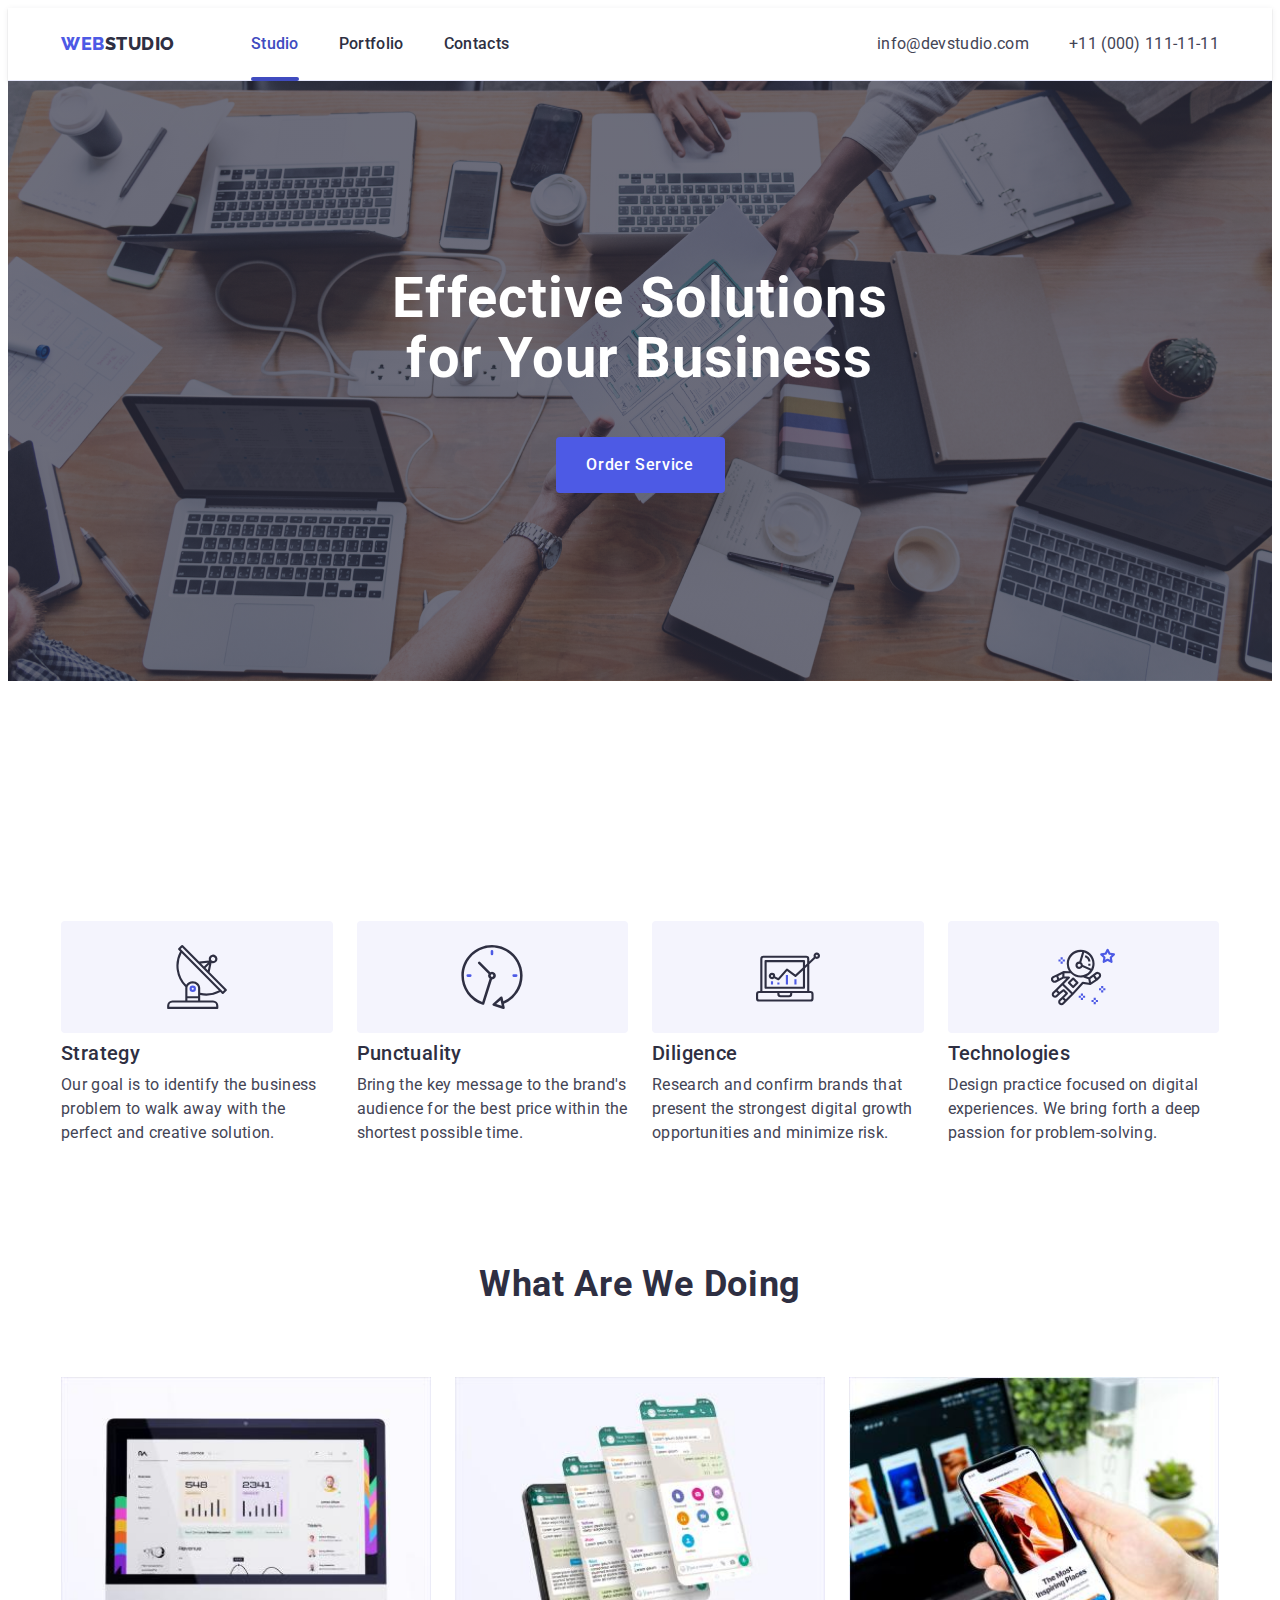
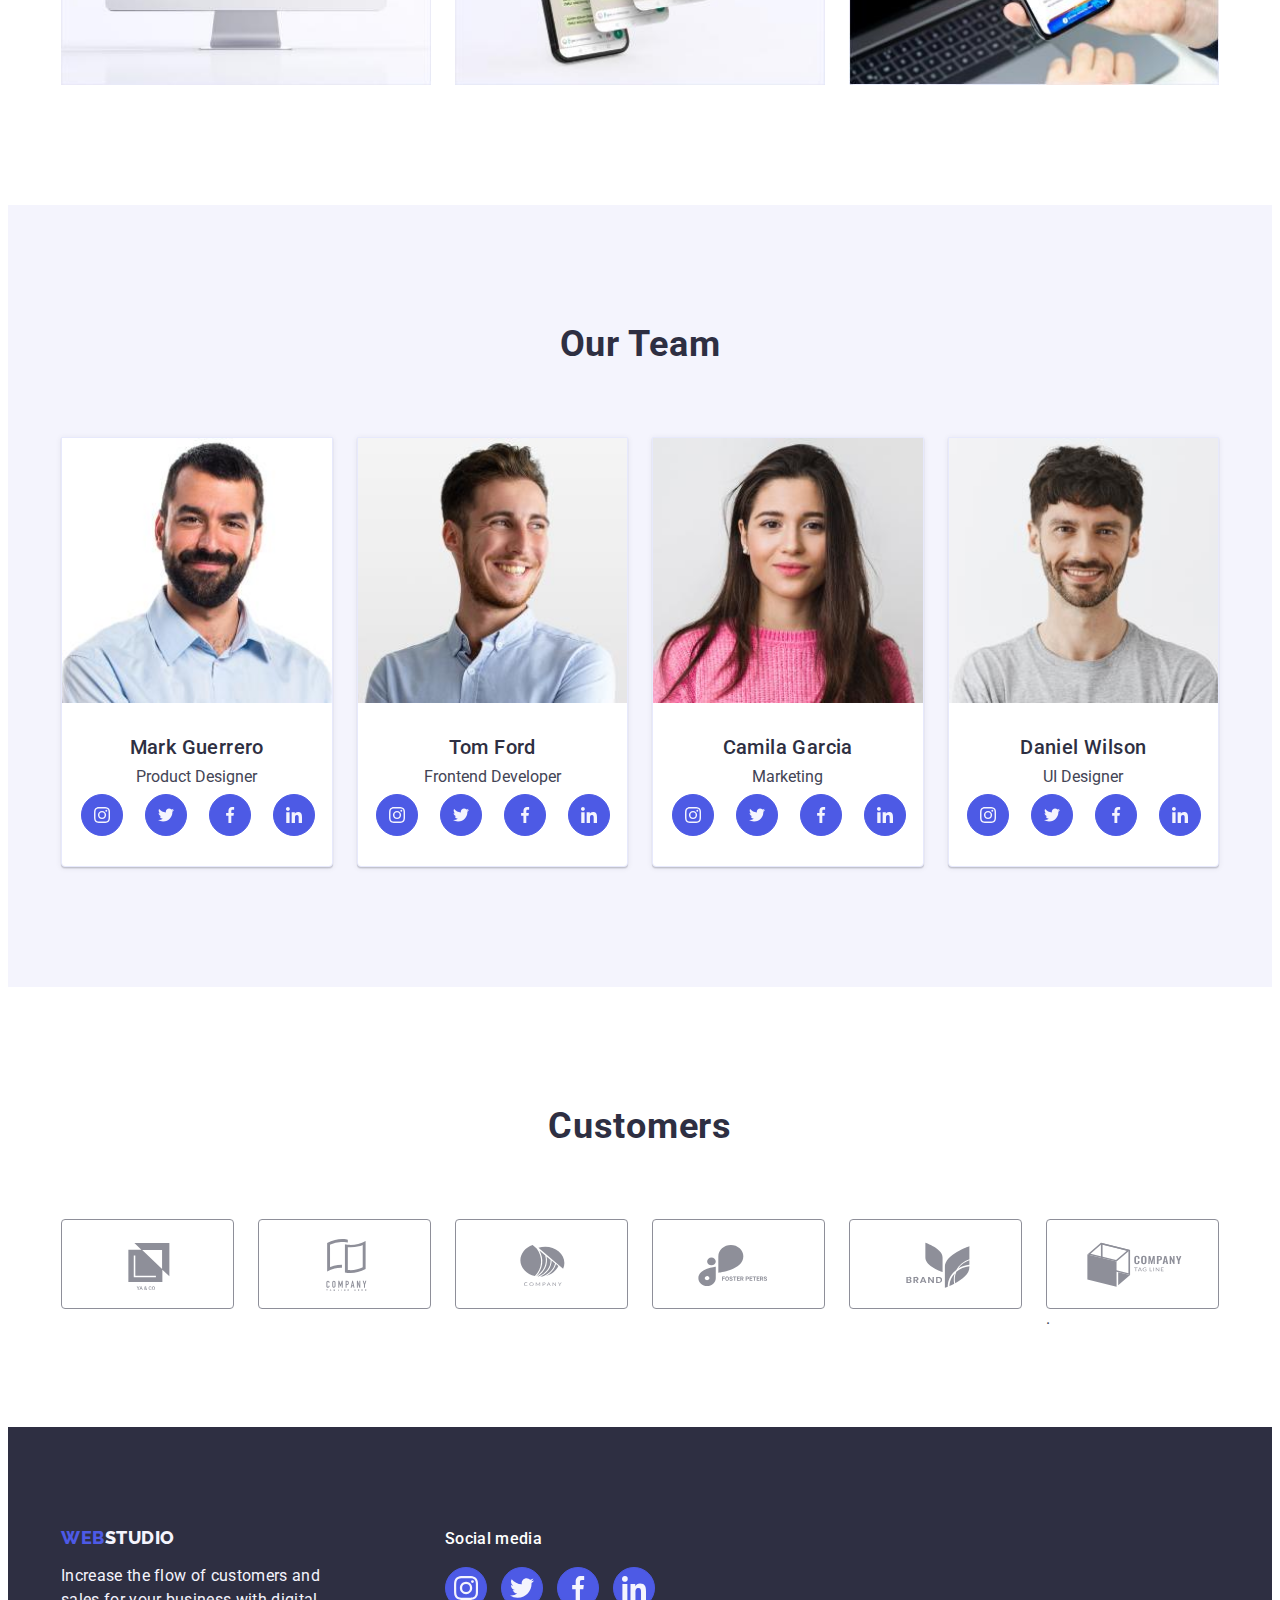
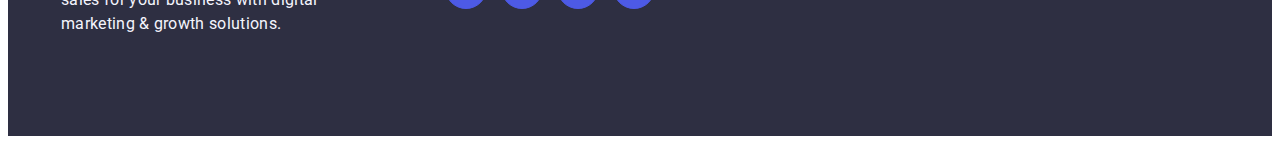
<file: index.html>
<!DOCTYPE html>
<html lang="en">
  <head>
    <meta charset="UTF-8" />
    <meta name="viewport" content="width=device-width, initial-scale=1.0" />
    <title>WebStudio</title>

    <link rel="preconnect" href="https://fonts.googleapis.com" />
    <link rel="preconnect" href="https://fonts.gstatic.com" crossorigin />
    <link
      href="https://fonts.googleapis.com/css2?family=Raleway:wght@800&family=Roboto:wght@400;500;700&display=swap"
      rel="stylesheet"
    />
    <link
      rel="stylesheet"
      href="https://cdnjs.cloudflare.com/ajax/libs/modern-normalize/2.0.0/modern-normalize.min.css"
      integrity="sha512-4xo8blKMVCiXpTaLzQSLSw3KFOVPWhm/TRtuPVc4WG6kUgjH6J03IBuG7JZPkcWMxJ5huwaBpOpnwYElP/m6wg=="
      crossorigin="anonymous"
      referrerpolicy="no-referrer"
    />

    <link rel="stylesheet" href="./css/styles.css" />
  </head>
  <body>
    <header class="header">
      <div class="container nav-header">
        <nav class="navigation-list list">
          <a class="logo-link link" href="./index.html"
            >web<span class="studio-head">Studio</span></a
          >
          <ul class="header-list list">
            <li class="header-item">
              <a class="adress-link current link" href="./index.html">Studio</a>
            </li>
            <li class="header-item">
              <a class="adress-link link" href="./portfolio.html">Portfolio</a>
            </li>
            <li class="header-item">
              <a class="adress-link link" href="">Contacts</a>
            </li>
          </ul>
        </nav>
        <address class="contacts">
          <ul class="contacts-list list">
            <li class="contacts-item">
              <a class="contacts-link link" href="mailto:info@devstudio.com"
                >info@devstudio.com</a
              >
            </li>
            <li class="contacts-item">
              <a class="contacts-link link" href="tel:+110001111111"
                >+11 (000) 111-11-11</a
              >
            </li>
          </ul>
        </address>
      </div>
    </header>
    <main>
      <!--Section 1-->
      <section class="head-title">
        <div class="container">
          <h1 class="head-text">Effective Solutions for Your Business</h1>
          <button class="head-btn" type="button" data-modal-open>
            Order Service
          </button>
        </div>
      </section>
      <!--Section 2-->
      <section class="advantages-section-list">
        <div class="container advant-container">
          <h2 class="visualy-hidden">Advantages</h2>
          <ul class="advantages-list list">
            <li class="advantages-item">
              <div class="advant-icon-container">
                <svg class="advant-icon" width="64" height="64">
                  <use href="./images/icon.svg#icon-antenna"></use>
                </svg>
              </div>
              <h3 class="advantages-title">Strategy</h3>
              <p class="advantages-subtitle">
                Our goal is to identify the business problem to walk away with
                the perfect and creative solution.
              </p>
            </li>
            <li class="advantages-item">
              <div class="advant-icon-container">
                <svg class="advant-icon" width="64" height="64">
                  <use href="./images/icon.svg#icon-clock"></use>
                </svg>
              </div>
              <h3 class="advantages-title">Punctuality</h3>
              <p class="advantages-subtitle">
                Bring the key message to the brand's audience for the best price
                within the shortest possible time.
              </p>
            </li>
            <li class="advantages-item">
              <div class="advant-icon-container">
                <svg class="advant-icon" width="64" height="64">
                  <use href="./images/icon.svg#icon-diagram"></use>
                </svg>
              </div>
              <h3 class="advantages-title">Diligence</h3>
              <p class="advantages-subtitle">
                Research and confirm brands that present the strongest digital
                growth opportunities and minimize risk.
              </p>
            </li>
            <li class="advantages-item">
              <div class="advant-icon-container">
                <svg class="advant-icon" width="64" height="64">
                  <use href="./images/icon.svg#icon-astronaut"></use>
                </svg>
              </div>
              <h3 class="advantages-title">Technologies</h3>
              <p class="advantages-subtitle">
                Design practice focused on digital experiences. We bring forth a
                deep passion for problem-solving.
              </p>
            </li>
          </ul>
        </div>
      </section>
      <!--Section 3-->
      <section class="doing-section">
        <div class="work-container container">
          <h2 class="doing-head">What are we doing</h2>
          <ul class="doing-list list">
            <li class="doing-item">
              <img src="./images/computer.jpg" alt="Computer" width="360" />
            </li>
            <li class="doing-item">
              <img src="./images/phone.jpg" alt="Phones" width="360" />
            </li>
            <li class="doing-item">
              <img
                src="./images/phone-note.jpg"
                alt="Phone-and-notebook"
                width="360"
              />
            </li>
          </ul>
        </div>
      </section>
      <!--Section 4-->
      <section class="secttion-team">
        <div class="container">
          <h2 class="team-head">Our Team</h2>
          <ul class="team-list list">
            <li class="team-item">
              <img src="./images/mark.jpg" alt="Mark Guerrero" width="264" />
              <div class="team-container">
                <h3 class="team-title">Mark Guerrero</h3>
                <p class="item-team-text">Product Designer</p>

                <ul class="team-link-list">
                  <li class="team-link-item list">
                    <a class="team-link link" href="">
                      <svg class="team-icon" width="16" height="16">
                        <use href="./images/icon.svg#icon-instagram"></use>
                      </svg>
                    </a>
                  </li>
                  <li class="team-link-item list">
                    <a class="team-link link" href="">
                      <svg class="team-icon" width="16" height="16">
                        <use href="./images/icon.svg#icon-twitter"></use>
                      </svg>
                    </a>
                  </li>
                  <li class="team-link-item list">
                    <a class="team-link link" href="">
                      <svg class="team-icon" width="16" height="16">
                        <use href="./images/icon.svg#icon-facebook"></use>
                      </svg>
                    </a>
                  </li>
                  <li class="team-link-item list">
                    <a class="team-link link" href="">
                      <svg class="team-icon" width="16" height="16">
                        <use href="./images/icon.svg#icon-linkedin"></use>
                      </svg>
                    </a>
                  </li>
                </ul>
              </div>
            </li>
            <li class="team-item">
              <img src="./images/tom.jpg" alt="Tom Ford" width="264" />
              <div class="team-container">
                <h3 class="team-title">Tom Ford</h3>
                <p class="item-team-text">Frontend Developer</p>

                <ul class="team-link-list">
                  <li class="team-link-item list">
                    <a class="team-link link" href="">
                      <svg class="team-icon" width="16" height="16">
                        <use href="./images/icon.svg#icon-instagram"></use>
                      </svg>
                    </a>
                  </li>
                  <li class="team-link-item list">
                    <a class="team-link link" href="">
                      <svg class="team-icon" width="16" height="16">
                        <use href="./images/icon.svg#icon-twitter"></use>
                      </svg>
                    </a>
                  </li>
                  <li class="team-link-item list">
                    <a class="team-link link" href="">
                      <svg class="team-icon" width="16" height="16">
                        <use href="./images/icon.svg#icon-facebook"></use>
                      </svg>
                    </a>
                  </li>
                  <li class="team-link-item list">
                    <a class="team-link link" href="">
                      <svg class="team-icon" width="16" height="16">
                        <use href="/images/icon.svg#icon-linkedin"></use>
                      </svg>
                    </a>
                  </li>
                </ul>
              </div>
            </li>
            <li class="team-item">
              <img src="./images/camila.jpg" alt="Camila Garcia" width="264" />
              <div class="team-container">
                <h3 class="team-title">Camila Garcia</h3>
                <p class="item-team-text">Marketing</p>
                <ul class="team-link-list">
                  <li class="team-link-item list">
                    <a class="team-link link" href="">
                      <svg class="team-icon" width="16" height="16">
                        <use href="./images/icon.svg#icon-instagram"></use>
                      </svg>
                    </a>
                  </li>
                  <li class="team-link-item list">
                    <a class="team-link link" href="">
                      <svg class="team-icon" width="16" height="16">
                        <use href="./images/icon.svg#icon-twitter"></use>
                      </svg>
                    </a>
                  </li>
                  <li class="team-link-item list">
                    <a class="team-link link" href="">
                      <svg class="team-icon" width="16" height="16">
                        <use href="./images/icon.svg#icon-facebook"></use>
                      </svg>
                    </a>
                  </li>
                  <li class="team-link-item list">
                    <a class="team-link link" href="">
                      <svg class="team-icon" width="16" height="16">
                        <use href="./images/icon.svg#icon-linkedin"></use>
                      </svg>
                    </a>
                  </li>
                </ul>
              </div>
            </li>
            <li class="team-item">
              <img src="./images/daniel.jpg" alt="Daniel Wilson" width="264" />
              <div class="team-container">
                <h3 class="team-title">Daniel Wilson</h3>
                <p class="item-team-text">UI Designer</p>
                <ul class="team-link-list">
                  <li class="team-link-item list">
                    <a class="team-link link" href="">
                      <svg class="team-icon" width="16" height="16">
                        <use href="./images/icon.svg#icon-instagram"></use>
                      </svg>
                    </a>
                  </li>
                  <li class="team-link-item list">
                    <a class="team-link link" href="">
                      <svg class="team-icon" width="16" height="16">
                        <use href="./images/icon.svg#icon-twitter"></use>
                      </svg>
                    </a>
                  </li>
                  <li class="team-link-item list">
                    <a class="team-link link" href="">
                      <svg class="team-icon" width="16" height="16">
                        <use href="./images/icon.svg#icon-facebook"></use>
                      </svg>
                    </a>
                  </li>
                  <li class="team-link-item list">
                    <a class="team-link link" href="">
                      <svg class="team-icon" width="16" height="16">
                        <use href="./images/icon.svg#icon-linkedin"></use>
                      </svg>
                    </a>
                  </li>
                </ul>
              </div>
            </li>
          </ul>
        </div>
      </section>
      <section class="custumers-container">
        <div class="container">
          <h2 class="costumers-head">Customers</h2>
          <ul class="costumers-list">
            <li class="costumers-item list">
              <a class="costumers-link link" href="" target="blank"
                ><svg class="costumers-icon" width="104" height="56">
                  <use href="./images/icon.svg#icon-costumer-1"></use>
                </svg>
              </a>
            </li>
            <li class="costumers-item list">
              <a class="costumers-link link" href="" target="blank"
                ><svg class="costumers-icon" width="104" height="56">
                  <use href="./images/icon.svg#icon-costumer-2"></use>
                </svg>
              </a>
            </li>
            <li class="costumers-item list">
              <a class="costumers-link link" href="" target="blank"
                ><svg class="costumers-icon" width="104" height="56">
                  <use href="./images/icon.svg#icon-costumer-3"></use>
                </svg>
              </a>
            </li>
            <li class="costumers-item list">
              <a class="costumers-link link" href="" target="blank"
                ><svg class="costumers-icon" width="104" height="56">
                  <use href="./images/icon.svg#icon-costumer-4"></use>
                </svg>
              </a>
            </li>
            <li class="costumers-item list">
              <a class="costumers-link link" href="" target="blank"
                ><svg class="costumers-icon" width="104" height="56">
                  <use href="./images/icon.svg#icon-costumer-5"></use>
                </svg>
              </a>
            </li>
            <li class="costumers-item list">
              <a class="costumers-link link" href="" target="blank"
                ><svg class="costumers-icon" width="104" height="56">
                  <use href="./images/icon.svg#icon-costumer-6"></use>
                </svg> </a
              >.
            </li>
          </ul>
        </div>
      </section>
    </main>
    <footer class="footer-style">
      <div class="footer-container container">
        <div class="logo-footer">
          <a class="footer-link link" href="./index.html"
            >web<span class="studio">Studio</span></a
          >
          <p class="footer-text">
            Increase the flow of customers and sales for your business with
            digital marketing & growth solutions.
          </p>
        </div>
        <div class="footer-social-block">
          <p class="social-head">Social media</p>
          <ul class="footer-social-list list">
            <li class="footer-social-item">
              <a class="footer-social-link link" href="">
                <svg class="footer-social-icon" width="24" height="24">
                  <use href="./images/icon.svg#icon-instagram"></use>
                </svg>
              </a>
            </li>
            <li class="footer-social-item">
              <a class="footer-social-link link" href=""
                ><svg class="footer-social-icon" width="24" height="24">
                  <use href="./images/icon.svg#icon-twitter"></use>
                </svg>
              </a>
            </li>
            <li class="footer-social-item">
              <a class="footer-social-link link" href=""
                ><svg class="footer-social-icon" width="24" height="24">
                  <use href="./images/icon.svg#icon-facebook"></use>
                </svg>
              </a>
            </li>
            <li class="footer-social-item">
              <a class="footer-social-link link" href=""
                ><svg class="footer-social-icon" width="24" height="24">
                  <use href="./images/icon.svg#icon-linkedin"></use>
                </svg>
              </a>
            </li>
          </ul>
        </div>
      </div>
    </footer>
    <div class="backdrop is-hidden" data-modal>
      <div class="modal">
        <button type="button" class="modal-btn" data-modal-close>
          <svg class="icon-modal" width="8" height="8">
            <use href="./images/icon.svg#icon-close"></use>
          </svg>
        </button>
        <div class="form-container">
          <span class="modal-title">
            Leave your contacts and we will call you back
          </span>
          <form class="modal-form">
            <label for="user-label" class="user-title">Name</label>
            <div class="input-wrap">
              <input
                type="text"
                name="user-name"
                class="modal-input"
                required
                maxlength="10"
                minlength="3"
              />
              <svg class="modal-from-icon" width="18" height="24">
                <use href="./images/icon.svg#icon-person"></use>
              </svg>
            </div>

            <label for="user-tel" class="user-title">Phone</label>
            <div class="input-wrap">
              <input
                type="tel"
                name="user-tel"
                class="modal-input current-form"
                required
              />
              <svg class="modal-from-icon" width="18" height="24">
                <use href="./images/icon.svg#icon-phone"></use>
              </svg>
            </div>

            <label for="user-email" class="user-title">Email</label>
            <div class="input-wrap">
              <input
                type="email"
                name="user-email"
                id="user-email"
                class="modal-input"
                required
              />
              <svg class="modal-from-icon" width="18" height="24">
                <use href="./images/icon.svg#icon-email"></use>
              </svg>
            </div>
            <label for="user-text" class="user-title-text">Comment</label>
            <textarea
              name="user-text"
              id="user-text"
              class="coment-text-area"
              placeholder="Text input"
            ></textarea>
            <div class="term-input-wrap">
              <input
                type="checkbox"
                name="user-terms"
                value="one"
                class="input-checkbox visualy-hidden"
                required
              />
              <label for="user-terms" class="term-lable-box">
                <span class="term-span">
                  <svg class="terms-icon" width="16" height="16">
                    <use href="./images/icon.svg#icon-term"></use>
                  </svg>
                </span>
                I accept the terms and conditions of the
                <a href="" class="privacy-link">Privacy Policy</a>
              </label>
            </div>
            <button type="submit" class="form-btn">Send</button>
          </form>
        </div>
      </div>
    </div>

    <script src="./js/modal.js"></script>
  </body>
</html>
</file>
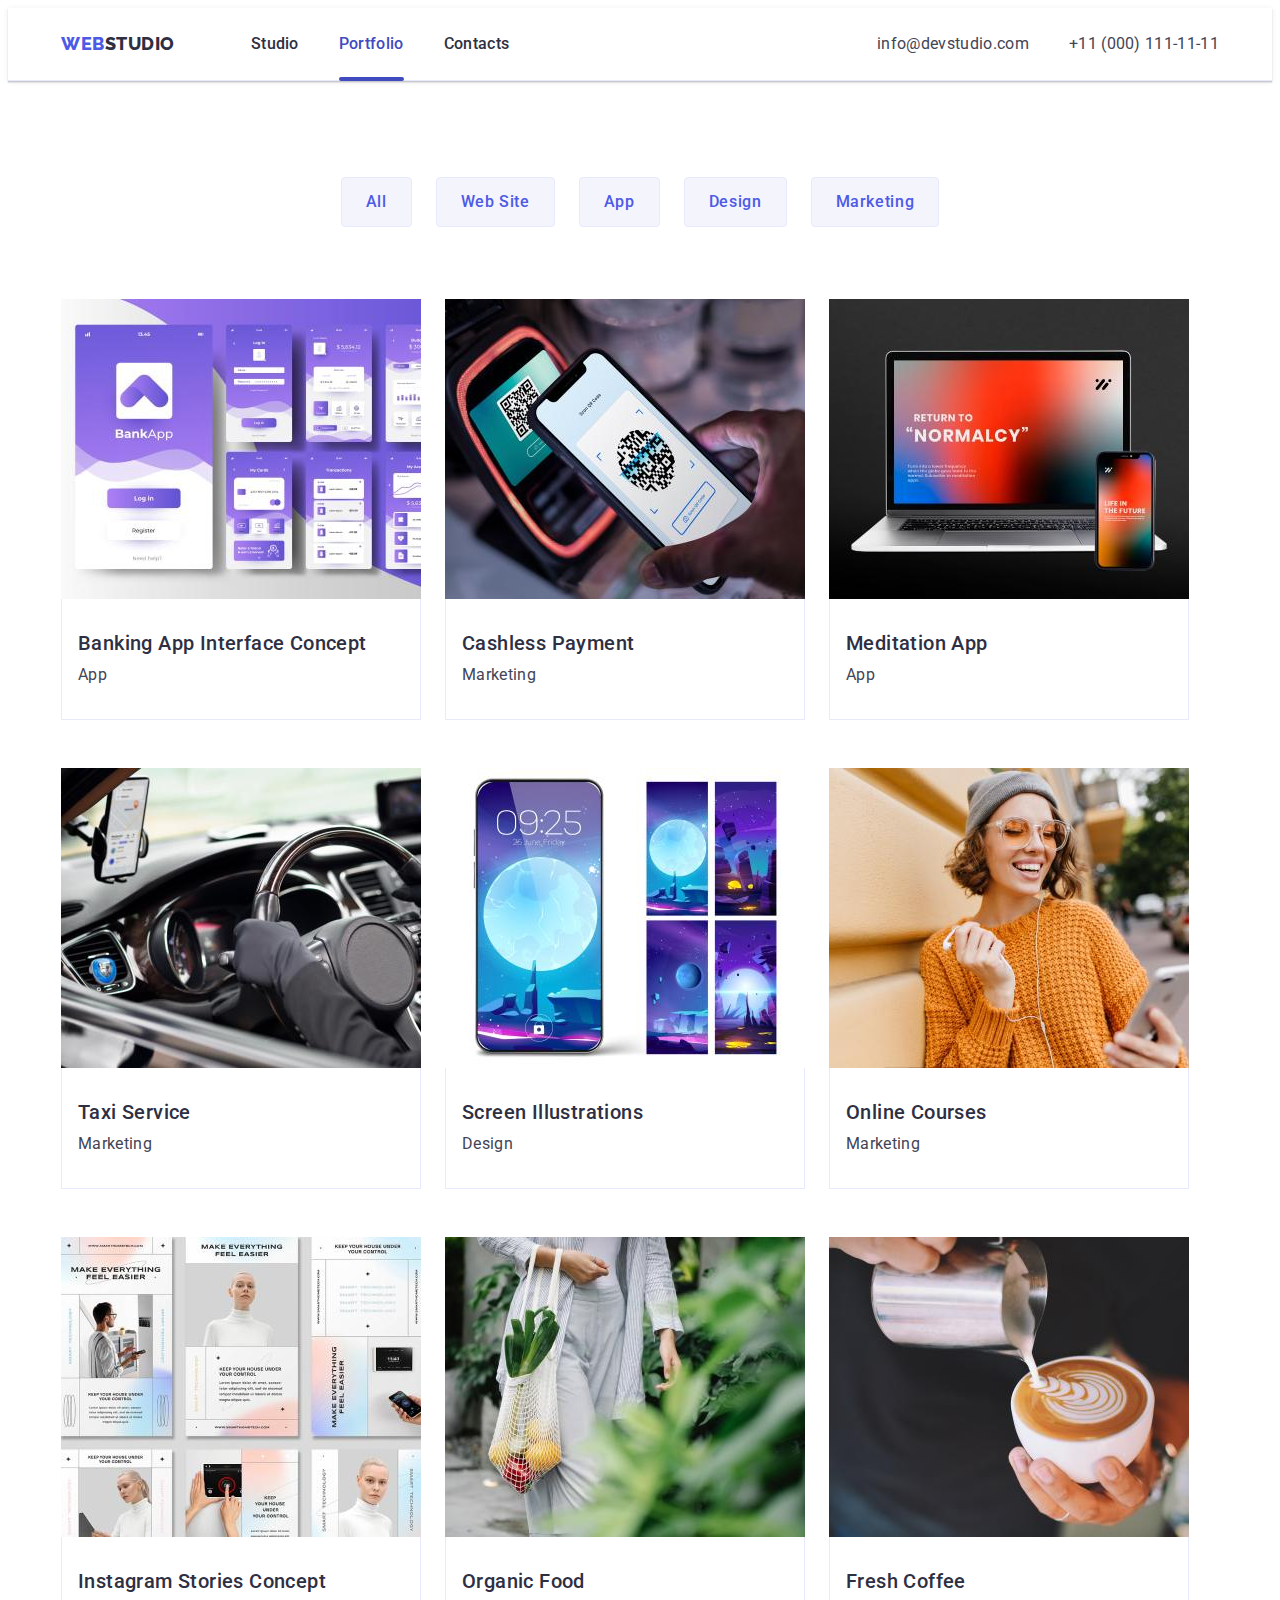
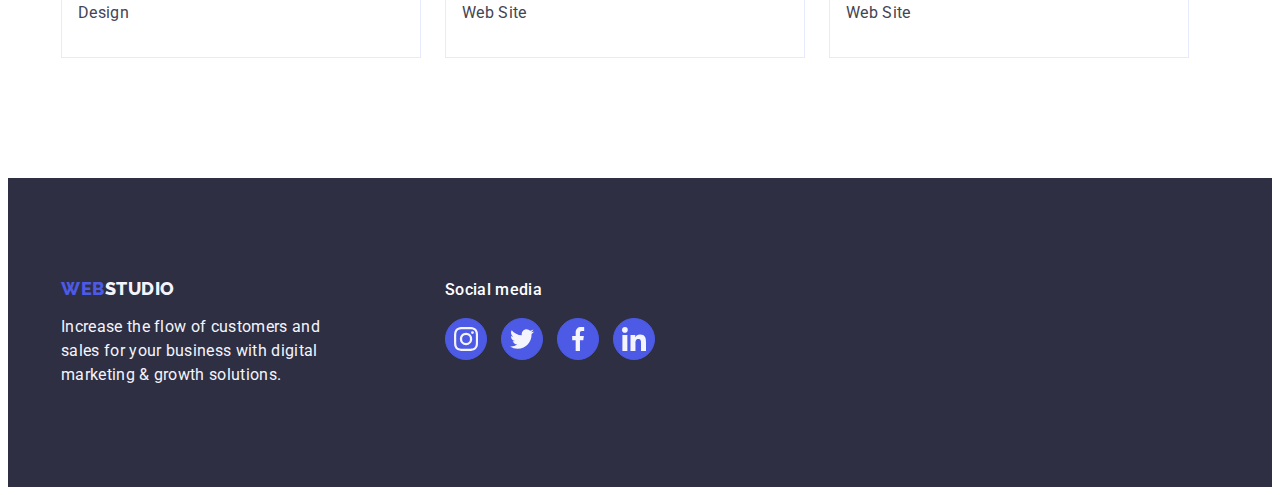
<file: portfolio.html>
<!DOCTYPE html>
<html lang="en">
  <head>
    <meta charset="UTF-8" />
    <meta name="viewport" content="width=device-width, initial-scale=1.0" />
    <title>Portfolio</title>

    <link rel="preconnect" href="https://fonts.googleapis.com" />
    <link rel="preconnect" href="https://fonts.gstatic.com" crossorigin />
    <link
      href="https://fonts.googleapis.com/css2?family=Raleway:wght@800&family=Roboto:wght@400;500;700&display=swap"
      rel="stylesheet"
    />
    <link
      rel="stylesheet"
      href="https://cdnjs.cloudflare.com/ajax/libs/modern-normalize/2.0.0/modern-normalize.min.css"
      integrity="sha512-4xo8blKMVCiXpTaLzQSLSw3KFOVPWhm/TRtuPVc4WG6kUgjH6J03IBuG7JZPkcWMxJ5huwaBpOpnwYElP/m6wg=="
      crossorigin="anonymous"
      referrerpolicy="no-referrer"
    />

    <link rel="stylesheet" href="./css/styles.css" />
  </head>
  <body>
    <header class="header">
      <div class="container nav-header">
        <nav class="navigation-list list">
          <a class="logo-link link" href="./index.html"
            >web<span class="studio-head">Studio</span></a
          >
          <ul class="header-list list">
            <li class="header-item">
              <a class="adress-link link" href="./index.html">Studio</a>
            </li>
            <li class="header-item">
              <a class="adress-link current link" href="./portfolio.html"
                >Portfolio</a
              >
            </li>
            <li class="header-item">
              <a class="adress-link link" href="">Contacts</a>
            </li>
          </ul>
        </nav>
        <address class="contacts">
          <ul class="contacts-list list">
            <li class="contacts-item">
              <a class="contacts-link link" href="mailto:info@devstudio.com"
                >info@devstudio.com</a
              >
            </li>
            <li class="contacts-item">
              <a class="contacts-link link" href="tel:+110001111111"
                >+11 (000) 111-11-11</a
              >
            </li>
          </ul>
        </address>
      </div>
    </header>
    <main>
      <!--Section 1-->
      <section class="section-item">
        <div class="container">
          <h1 class="visualy-hidden">Menu</h1>
          <ul class="button-list list">
            <li class="button-item">
              <button class="btn-style" type="button">All</button>
            </li>
            <li class="button-item">
              <button class="btn-style" type="button">Web Site</button>
            </li>
            <li class="button-item">
              <button class="btn-style" type="button">App</button>
            </li>
            <li class="button-item">
              <button class="btn-style" type="button">Design</button>
            </li>
            <li class="button-item">
              <button class="btn-style" type="button">Marketing</button>
            </li>
          </ul>

          <!--Section 2-->

          <ul class="item-list list">
            <li class="image-style">
              <a class="image-link link" href="#">
                <div class="image-cover-block">
                  <img
                    src="./images/menu.jpg"
                    alt="Phone menu"
                    width="360"
                    height="300"
                  />
                  <p class="image-cover-text">
                    14 Stylish and User-Friendly App Design Concepts · Task
                    Manager App · Calorie Tracker App · Exotic Fruit Ecommerce
                    App · Cloud Storage App
                  </p>
                </div>
                <div class="container-text">
                  <h2 class="head-name">Banking App Interface Concept</h2>
                  <p class="item-text">App</p>
                </div>
              </a>
            </li>

            <li class="image-style">
              <a class="image-link link" href="#">
                <div class="image-cover-block">
                  <img
                    src="./images/phone-pay.jpg"
                    alt="Pay by Phone"
                    width="360"
                    height="300"
                  />
                  <p class="image-cover-text">
                    14 Stylish and User-Friendly App Design Concepts · Task
                    Manager App · Calorie Tracker App · Exotic Fruit Ecommerce
                    App · Cloud Storage App
                  </p>
                </div>
                <div class="container-text">
                  <h2 class="head-name">Cashless Payment</h2>
                  <p class="item-text">Marketing</p>
                </div>
              </a>
            </li>

            <li class="image-style">
              <a class="image-link link" href="#">
                <div class="image-cover-block">
                  <img
                    src="./images/mac-phone.jpg"
                    alt="Notebook and phone"
                    width="360"
                    height="300"
                  />
                  <p class="image-cover-text">
                    14 Stylish and User-Friendly App Design Concepts · Task
                    Manager App · Calorie Tracker App · Exotic Fruit Ecommerce
                    App · Cloud Storage App
                  </p>
                </div>
                <div class="container-text">
                  <h2 class="head-name">Meditation App</h2>
                  <p class="item-text">App</p>
                </div>
              </a>
            </li>

            <!--Section 3-->

            <li class="image-style">
              <a class="image-link link" href="#">
                <div class="image-cover-block">
                  <img
                    src="./images/wheel.jpg"
                    alt="Steering wheel"
                    width="360"
                    height="300"
                  />
                  <p class="image-cover-text">
                    14 Stylish and User-Friendly App Design Concepts · Task
                    Manager App · Calorie Tracker App · Exotic Fruit Ecommerce
                    App · Cloud Storage App
                  </p>
                </div>
                <div class="container-text">
                  <h2 class="head-name">Taxi Service</h2>
                  <p class="item-text">Marketing</p>
                </div>
              </a>
            </li>

            <li class="image-style">
              <a class="image-link link" href="#">
                <div class="image-cover-block">
                  <img
                    src="./images/phone-menu.jpg"
                    alt="Phone menu"
                    width="360"
                    height="300"
                  />
                  <p class="image-cover-text">
                    14 Stylish and User-Friendly App Design Concepts · Task
                    Manager App · Calorie Tracker App · Exotic Fruit Ecommerce
                    App · Cloud Storage App
                  </p>
                </div>
                <div class="container-text">
                  <h2 class="head-name">Screen Illustrations</h2>
                  <p class="item-text">Design</p>
                </div>
              </a>
            </li>

            <li class="image-style">
              <a class="image-link link" href="#">
                <div class="image-cover-block">
                  <img
                    src="./images/women.jpg"
                    alt="Women"
                    width="360"
                    height="300"
                  />
                  <p class="image-cover-text">
                    14 Stylish and User-Friendly App Design Concepts · Task
                    Manager App · Calorie Tracker App · Exotic Fruit Ecommerce
                    App · Cloud Storage App
                  </p>
                </div>

                <div class="container-text">
                  <h2 class="head-name">Online Courses</h2>
                  <p class="item-text">Marketing</p>
                </div>
              </a>
            </li>

            <!--Section 4-->

            <li class="image-style">
              <a class="image-link link" href="#">
                <div class="image-cover-block">
                  <img
                    src="./images/site-menu.jpg"
                    alt="Instagram Menu"
                    width="360"
                    height="300"
                  />
                  <p class="image-cover-text">
                    14 Stylish and User-Friendly App Design Concepts · Task
                    Manager App · Calorie Tracker App · Exotic Fruit Ecommerce
                    App · Cloud Storage App
                  </p>
                </div>
                <div class="container-text">
                  <h2 class="head-name">Instagram Stories Concept</h2>
                  <p class="item-text">Design</p>
                </div>
              </a>
            </li>

            <li class="image-style">
              <a class="image-link link" href="#">
                <div class="image-cover-block">
                  <img
                    src="./images/bag.jpg"
                    alt="Bag"
                    width="360"
                    height="300"
                  />
                  <p class="image-cover-text">
                    14 Stylish and User-Friendly App Design Concepts · Task
                    Manager App · Calorie Tracker App · Exotic Fruit Ecommerce
                    App · Cloud Storage App
                  </p>
                </div>
                <div class="container-text">
                  <h2 class="head-name">Organic Food</h2>
                  <p class="item-text">Web Site</p>
                </div>
              </a>
            </li>

            <li class="image-style">
              <a class="image-link link" href="#">
                <div class="image-cover-block">
                  <img
                    src="./images/coffe.jpg"
                    alt="Coffee"
                    width="360"
                    height="300"
                  />
                  <p class="image-cover-text">
                    14 Stylish and User-Friendly App Design Concepts · Task
                    Manager App · Calorie Tracker App · Exotic Fruit Ecommerce
                    App · Cloud Storage App
                  </p>
                </div>
                <div class="container-text">
                  <h2 class="head-name">Fresh Coffee</h2>
                  <p class="item-text">Web Site</p>
                </div>
              </a>
            </li>
          </ul>
        </div>
      </section>
    </main>
    <footer class="footer-style">
      <div class="footer-container container">
        <div class="logo-footer">
          <a class="footer-link link" href="./index.html"
            >web<span class="studio">Studio</span></a
          >
          <p class="footer-text">
            Increase the flow of customers and sales for your business with
            digital marketing & growth solutions.
          </p>
        </div>
        <div class="footer-social-block">
          <p class="social-head">Social media</p>
          <ul class="footer-social-list list">
            <li class="footer-social-item">
              <a class="footer-social-link link" href="">
                <svg class="footer-social-icon" width="24" height="24">
                  <use href="./images/icon.svg#icon-instagram"></use>
                </svg>
              </a>
            </li>
            <li class="footer-social-item">
              <a class="footer-social-link link" href=""
                ><svg class="footer-social-icon" width="24" height="24">
                  <use href="./images/icon.svg#icon-twitter"></use></svg
              ></a>
            </li>
            <li class="footer-social-item">
              <a class="footer-social-link link" href=""
                ><svg class="footer-social-icon" width="24" height="24">
                  <use href="./images/icon.svg#icon-facebook"></use></svg
              ></a>
            </li>
            <li class="footer-social-item">
              <a class="footer-social-link link" href=""
                ><svg class="footer-social-icon" width="24" height="24">
                  <use href="./images/icon.svg#icon-linkedin"></use></svg
              ></a>
            </li>
          </ul>
        </div>
      </div>
    </footer>
  </body>
</html>
</file>
<file: css/styles.css>
:root {
  --brand-color: #4d5ae5;

}
body {
  font-family: "Roboto", sans-serif;
  background-color: #ffffff;
  accent-color:  #2e2f42;
  color: #434455;

}
.link {
  text-decoration: none;
}

.list {
  list-style:  none;
}
p,
h1,
h2,
h3,
h4,
h5,
h6 {
    margin-top: 0;
    margin-bottom: 0;
}

ul,
ol {
    margin-top: 0;
    margin-bottom: 0;
    padding-left: 0;
}

img {
    height: auto;
    width: 100%;
    display: block;
    
}
.container{
   
width: 100%;
max-width: 1158px;
padding-left: 15px;
padding-right: 15px;
margin: 0 auto;

}
.visualy-hidden{
    position: absolute;
        width: 1px;
        height: 1px;
        margin: -1px;
        border: 0;
        padding: 0;
        white-space: nowrap;
        clip-path: inset(100%);
        clip: rect(0 0 0 0);
        overflow: hidden;
}
/**______TITLE______**/

.head-title {
    
    width: 100%;
     text-align: center;
    padding: 188px 0 188px;
    background-image:
            linear-gradient(rgba(46, 47, 66, 0.70),
                rgba(46, 47, 66, 0.70)),
            url(../images/people-office.jpg);
            max-width: 1440px;
            background-position: center;
            background-repeat: no-repeat;
            background-size: cover;
            margin: 0 auto;
            
}


.head-text {
    color: #ffffff;
    font-weight: 700;
    font-size: 56px;
    line-height: 1.07;
    letter-spacing: 0.02em;
        max-width: 496px;
        margin: 0 auto;
        margin-bottom: 48px;
}
.head-btn {
    color:#ffffff;
    font-size: 16px;
    font-family: "Roboto", sans-serif;
    font-weight: 500;
    line-height: 1.5;
    letter-spacing: 0.04em;
background-color:#4D5AE5;
cursor: pointer;
display: block;
min-width: 169px;
height: 56px;
border: none;
border-radius: 4px;
margin: 0 auto;
transition: background-color 250ms cubic-bezier(0.4, 0, 0.2, 1);
}

.head-btn:hover,
.head-btn:focus {
    background-color: #404BBF;

}

/**______ADVANTAGES______**/

.advantages-section-list{
    padding: 240px 0 120px;
   
}
.advant-container{
 
}
.advantages-title {
    color:#2E2F42;
    font-size: 20px;
    
margin-bottom: 8px;
font-weight: 500;
line-height: 1.2;
letter-spacing: 0.02em;
}

.advantages-item {
    color: #434455;
    font-size: 16px;
    width: calc((100% - 72px) / 4);
    line-height: 1.5;
    letter-spacing: 0.02em;
    position: relative;
}
.advant-icon-container{
    display: flex;
    align-items: center;
    justify-content: center;
    height: 112px;background-color: #F4F4FD;
    border-radius: 4px;
    margin-bottom: 8px;

}
.advant-icon{

}

.advantages-list {
    display: flex;
    gap: 24px;
}
.advantages-subtitle {
}

/**______WHAT ARE WE DOING______**/
.doing-section{
    
    padding-bottom: 120px;
}

.doing-head{
    margin-bottom: 72px;
}
.work-container{

}


.doing-head {
    color: #2E2F42;
    font-size: 36px;
        
        font-weight: 700;
        line-height: 1.11;
        letter-spacing: 0.02em;
        text-transform: capitalize;
        text-align: center;
        
}

.doing-list {
   
    display: flex;
    gap: 24px;
    
}

.doing-item {
    color: #E7E9FC;
    flex-wrap: wrap;
    width: calc((100% - 48px) / 3);
        
}

/**______TEAM______**/

.secttion-team {
 background-color:  #F4F4FD;
  padding: 120px 0;
  
}

.team-head {

    margin-bottom: 72px;
    font-size: 36px;
    line-height: 1.11;
    text-align: center;
    letter-spacing: 0.02em ;
    text-transform: capitalize;
    color: #2E2F42;
    
}

.team-list {
    display: flex;
    gap: 24px;
    
}
.team-item {
    background-color: white;
        border: 1px solid #E7E9FC;
    width: calc((100% - 72px) / 4);
        border-radius: 0px 0px 4px 4px;
            padding-bottom: 0px;
            position: relative;
            box-shadow: 0px 2px 1px 0px rgba(46, 47, 66, 0.08),
                    0px 1px 1px 0px rgba(46, 47, 66, 0.16),
                    0px 1px 6px 0px rgba(46, 47, 66, 0.08);

}    

.team-link-list {
    display: flex;
        align-items: center;
        justify-content: center;
    gap: 24px;
    
}
.team-link-item {
    width: 40px;
    height: 40px;
      
    

}
.team-link{
width: 100%;
height: 100%;
border: 1px solid rgba(77, 90, 229, 1);
    border-radius: 50%;
    background-color: rgba(77, 90, 229, 1);
    display: flex;
    align-items: center;
    justify-content: center;
    transition: background-color 250ms cubic-bezier(0.4, 0, 0.2, 1);
  
}
.team-link:is(:hover,:focus){
    background-color: #404BBF;
    
}

.team-icon {
    fill: rgba(244, 244, 253, 1);
}

.team-container{
    padding: 32px 0px;


}
.team-title {
    color: #2E2F42;
    font-size: 20px;
        font-weight: 500;
        line-height: 1.2;
        letter-spacing: 0.02em;
       margin-bottom: 8px;
    text-align: center;
}
.item-team-text{
    text-align: center;
    margin-bottom: 8px;
    
}

/**-------CUSTUMERS----**/
.custumers-container{
        padding: 120px 0;
}

.costumers-head {
    font-family: "Roboto", sans-serif;
    font-size: 36px;
    font-weight: 700;
    line-height: 1.11;
    letter-spacing: 0.02em;
    text-transform: capitalize;
    text-align: center;
    margin-bottom: 72px;
    color: #2e2f42;
}
.costumers-list {
    display: flex;
    gap: 24px;
    align-items: center;
        justify-content: center;
}

.costumers-item {
    width: calc((100% - 24px)/6);
    height: 88px;
    transition: transform 250ms cubic-bezier(0.4, 0, 0.2, 1);
   
}
.costumers-link{
    height: 100%;
    border: 1px solid #8E8F99;
    border-radius: 4px;
    color: rgba(142, 143, 153, 1);
    display: flex;
        justify-content: center;
        align-items: center;
        transition: border-color 250ms cubic-bezier(0.4, 0, 0.2, 1),
            color 250ms cubic-bezier(0.4, 0, 0.2, 1);
}
.costumers-link:is(:hover, :focus) {
    color: #404BBF;
    border-color:  #404bbf;
    
}
.costumers-icon {
    fill: currentColor;

}
.costumers-icon:is(:hover, :focus) {
    fill: #404bbf;
}


/**______PORTFOLIO______**/

/**------HEADER------**/
.header {
border-bottom: 1px solid var(--cornflower, #E7E9FC);
box-shadow:0px 2px 1px rgba(46, 47, 66, 0.08),
    0px 1px 1px rgba(46, 47, 66, 0.16),
    0px 1px 6px rgba(46, 47, 66, 0.08);
}
.nav-header{

    display: flex;
        align-items: center;
        justify-content: space-between;
       
       
}
.logo-link {
    color: #4d5ae5;
        font-size: 18px;
        font-family: "Raleway", sans-serif;
        font-weight: 800;
        line-height: 1.17;
        letter-spacing: 0.03em;
        text-transform: uppercase;
        margin-right: 76px;
        transition: transform 250ms cubic-bezier(0.4, 0, 0.2, 1);
        
}
.studio-head{
    color: #2e2f42;
}


.navigation-list{
    list-style: none;
        display: flex;
            align-items: center;
            
           
}
link{
    text-decoration: none;
}
.header-list{
    display: flex;
        align-items: center;
        gap: 40px;
       
}


.header-list:hover,
.header-list:focus {
color: #404bbf;
}
.header-item{
    transition: transform 250ms cubic-bezier(0.4, 0, 0.2, 1);
}
.contacts{
    font-style: normal
}
.adress-link {
    display: inline-block;;
    color: #2E2F42;
    font-size: 16px;
    padding: 24px 0;
    font-weight: 500;
    line-height: 1.5;
    letter-spacing: 0.02em;
    position: relative;
    transition: color 250ms cubic-bezier(0.4, 0, 0.2, 1);
    
}
.current{
    color: #404BBF;
}

.current::after {
    content: "";
    position: absolute;
    right: 0;
    bottom: -1px;
    width: 100%;
    height: 4px;
    border-radius: 2px;
    background-color: #404BBF;
}
.adress-link:hover,
.adress-link:focus {
color:  #404bbf;
}


.contacts-list {
  
        display: flex;
            align-items: center;
            gap: 40px;
        }

.contacts-item{
    display: flex;
    
    
    
}

.contacts-link {
    color: #434455;
    font-size: 16px;
    line-height: 1.5;
    letter-spacing: 0.02em;
    transition: color 250ms cubic-bezier(0.4, 0, 0.2, 1);
}
.contacts-link:hover,
.contacts-link:focus {
    color: #404bbf;
}


/**----------BUTTON------**/
.section-item {
        padding-top: 96px;
            padding-bottom: 120px;
}



.button-list {
    display: flex;
        justify-content: center;
        gap: 24px;
        margin-bottom: 72px;
        
}

.button-item {
   
}

.btn-style{
    color: #4D5AE5;
    font-size: 16px;
    font-family: inherit;
    font-weight: 500;
    line-height: 1.5; 
    letter-spacing: 0.04em;
padding: 12px 24px;
cursor: pointer;
border-radius: 4px;
border: 1px solid var(--cornflower, #E7E9FC);
background: var(--cloud, #F4F4FD);
transition: color 250ms cubic-bezier(0.4, 0, 0.2, 1),
        background-color 250ms cubic-bezier(0.4, 0, 0.2, 1),
        border-color 250ms cubic-bezier(0.4, 0, 0.2, 1),
        box-shadow 250ms cubic-bezier(0.4, 0, 0.2, 1);

}
    
.btn-style:hover{
    color: #ffffff;
        background-color: #404BBF;
        border: 1px solid transparent;
   box-shadow:  0px 3px 1px rgba(0, 0, 0, 0.1),
        0px 2px 1px rgba(0, 0, 0, 0.08),
        0px 2px 2px rgba(0, 0, 0, 0.12);
}
.btn-style:focus {
   box-shadow:  0px 3px 1px rgba(0, 0, 0, 0.1),
        0px 2px 1px rgba(0, 0, 0, 0.08),
        0px 2px 2px rgba(0, 0, 0, 0.12);
    color: #ffffff;
    background-color: #404BBF;
    border: 1px solid transparent;

}



/**----------IMAGES------**/

.item-list {
    background: #FFF;
    display: flex;
        flex-wrap: wrap;
        align-items: flex-start;
        column-gap: 24px;
            row-gap: 48px;
}
.container-text{
        padding: 32px 16px;
        border: 1px solid #e7e9fc;
        border-top: none;
}

.image-style {
    
        width: 360px;
            
}


.image-link {
    display: block;
    transition: box-shadow 250ms cubic-bezier(0.4, 0, 0.2, 1);

}
.head-name{
    font-family: "Roboto", sans-serif;
    color: #2E2F42;
        font-size: 20px;
        font-style: normal;
        font-weight: 500;
        line-height: 24px;
        letter-spacing: 0.4px;
    margin-bottom: 8px
    
}

.item-text {
    color: #434455;
    font-size: 16px;
        line-height: 1.5;
        letter-spacing: 0.02em;
}
.image-cover-block{
position: relative;
overflow: hidden;
}
.image-cover-text{
    position: absolute;
    top: 0;
    left: 0;
    height: 100%;
    font-family: Roboto;
        font-size: 16px;
        font-style: normal;
        font-weight: 400;
        line-height: 1.5;
        letter-spacing: 0.02em;
        color: #f4f4fd;
        padding: 40px 32px;
        background-color:  #4D5AE5;
        transform: translateY(100%);
        transition: transform 250ms cubic-bezier(0.4, 0, 0.2,1);
}
.image-link:hover {
    box-shadow: 0px 1px 6px rgba(46, 47, 66, 0.08),
        0px 1px 1px rgba(46, 47, 66, 0.16),
        0px 2px 1px rgba(46, 47, 66, 0.08);
}

.image-link:focus {
    box-shadow: 0px 1px 6px rgba(46, 47, 66, 0.08),
        0px 1px 1px rgba(46, 47, 66, 0.16),
        0px 2px 1px rgba(46, 47, 66, 0.08);
}
.image-link:hover .image-cover-text {
    transform: translateY(0);
}
.image-link:focus .image-cover-text{
        transform: translateY(0);
}


/**----------FOOTER------**/

.footer-style {
    background-color: #2E2F42;
    padding: 100px 0;
}
.footer-container {
    display: flex;
    align-items: baseline;
    
}

.logo-footer{
    margin-right: 120px;
}
.footer-link {
    color: #4d5ae5;
        font-size: 18px;
        font-family: "Raleway",sans-serif;
        font-weight: 800;
        line-height: 1.17;
        letter-spacing: 0.03em;
        text-transform: uppercase;
        display: inline-block;
        margin-bottom: 16px;
}

    
.studio{
    color: #f4f4fd;
        font-size: 18px;
        font-family: "Raleway", sans-serif;
        font-weight: 800;
        line-height: 1.17;
        letter-spacing: 0.03em;
        text-transform: uppercase;
}

.footer-text {
    color:#F4F4FD;
    font-size: 16px;
        line-height: 1.5;
        letter-spacing: 0.02em;
        max-width: 264px
}

.footer-social-block {
   
   display: block;

    
}

.social-head{
    font-family: Roboto;
        font-size: 16px;
        font-style: normal;
        font-weight: 500;
        line-height: 1.5;
        letter-spacing: 0.02em;
        color: #ffffff;
        margin-bottom: 16px;
}

.footer-social-list {
display: flex;
gap: 16px;

}



.footer-social-item {
    width: 40px; 
    height: 40px;
        transition: transform 250ms cubic-bezier(0.4, 0, 0.2, 1);
        
}

.footer-social-link {
    width: 100%;
    height: 100%;
    border-radius: 50%;
    border: 1px solid rgba(77,90,229,1);
    background-color: #4d5ae5;
display: flex;
    align-items: center;
    justify-content: center;
    transition: background-color 250ms cubic-bezier(0.4, 0, 0.2, 1);;
}
.footer-social-link:is(:hover,:focus)  {
    background-color: rgba(49, 208, 170, 1);
    
}



.footer-social-icon {
    fill: rgba(244, 244, 253, 1);
}
.footer-social-icon:is(:hover,:focus){
    fill:rgba(244, 244, 253, 1);
}



/*-------MODAL------*/

.backdrop .is-hidden .modal {
    transform: translate(-50%, -50%) scaleX(5);
    }


.backdrop{
    position: fixed;
    top: 0;
    width: 100%;
    height: 100%;
    background-color: rgba(46, 47, 66, 0.40);
transition: opacity 250ms cubic-bezier(0.4, 0, 0.2, 1),
 visibility 250ms cubic-bezier(0.4, 0, 0.2, 1);
}

.modal { 
    width: 408px;
    min-height: 584px;
    border-radius: 4px;
    box-shadow: 0px 2px 1px 0px rgba(0, 0, 0, 0.20),
     0px 1px 3px 0px rgba(0, 0, 0, 0.12),
     0px 1px 1px 0px rgba(0, 0, 0, 0.14);
     background: #FCFCFC;
     position: absolute;
     top: 50%;
     left: 50%;
    transition: transform 250ms cubic-bezier(0.4, 0, 0.2, 1);
    transform: translate(-50%, -50%) scaleX(1);
    
}

.modal-btn {
background-color: #E7E9FC;
border-radius: 50%;
    width: 24px;
    height: 24px;
    position: absolute;
    display: flex;
    align-items: center;
    justify-content: center;
    top: 24px;
    right: 24px;
    padding: 0;
    cursor: pointer;
    border: 1px solid rgba(0, 0, 0, 0.1);
    transition: background-color 250ms cubic-bezier(0.4, 0, 0.2, 1), border 250ms cubic-bezier(0.4, 0, 0.2, 1)
}

.icon-modal {
    fill: rgba(46, 47, 66, 1);
    transition: fill 250ms cubic-bezier(0.4, 0, 0.2, 1)
}

.modal-btn:hover,
.modal-btn:focus {
    background-color: #404bbf;
    border: none;
}

.modal-btn:hover .icon-modal,
.modal-btn:focus .icon-modal {
    fill: #ffffff;
}
        

.is-hidden {
    opacity: 0;
    visibility: hidden;
    pointer-events: none;
}


/* ================FORM=============*/



.form-container{
    padding: 72px 24px 24px 24px;
}
.modal-title { 
   font-family: "Roboto", sans-serif;
   font-size: 16px; 
   font-style: normal;
   font-weight: 500;
   line-height: 1.17;
   letter-spacing: 0.02em;
   display: flex;
   align-items: center;
   justify-content: center;
   margin-bottom: 16px;
        
}

.modal-form {
    
}

.modal-area {
    
  
   
}

.user-title, .user-title-text {
    font-family: "Roboto", sans-serif;
        font-size: 12px;
        font-style: normal;
        font-weight: 400;
        line-height: 1.17;
        letter-spacing: 0.04em;
        color: #8e8f99 ;
        display: block;
        margin-bottom: 4px;
}

.input-wrap {
    margin-bottom: 8px;
    position: relative;
}

.modal-input {
    width: 100%;
    height: 40px;
    border-radius: 4px;
        border: 1px solid rgba(46, 47, 66, 0.40);
        position: relative;
        padding-left: 38px;
        font-size: 12px;
}
.modal-input:focus {
    border-color:#4D5AE5;
}
.modal-input:focus + .modal-form-icon {
    fill: #4D5AE5;
}

 .current-form::before {
    content: " ";
position: absolute;
width: 1.25px;
height: 18px;
background-color: rgba(46, 47, 66, 1);
top: 50%;
left: 0;
transform: translateY(-50%);
} 

.modal-from-icon {
    position: absolute;
    top: 50%;
    left: 16px;
    transform: translateY(-50%);
    color: currentColor;
    
}



.coment-text-area {
    width: 100%;
    height: 120px;
    border-radius: 4px;
        border: 1px solid  rgba(46, 47, 66, 0.40);
        resize: none;
        padding: 8px 16px;
        outline: transparent;
        font-size: 12px;
        line-height: 1.17;
        margin-bottom: 16px;
}
.coment-text-area::placeholder{
    font-family: "Roboto", sans-serif;
        font-size: 12px;
        letter-spacing: 0.04em;
        color: rgba(46, 47, 66, 0.4);
        fill: transparent;
        
}
.coment-text-area:focus::placeholder{
    opacity: 0;
}
.coment-text-area:focus{
    border-color: #4D5AE5;
}

.term-input-wrap{
    margin-bottom: 24px;
    width: 100%;
   display: flex;
   align-items: center;
   
}

.input-checkbox{

}
    

.term-lable-box {
    
font-size: 12px;
    font-weight: 400;
    line-height: 1.17;
    letter-spacing: 0.04em;
    color: rgba(142, 143, 153, 1);
    display: inline-flex;
    align-items: center;
    position: relative;
}
.term-lable-box span {
    display: flex;
    align-items: center;
    justify-content: center;
    width: 16px;
    height: 16px;
margin-right: 8px;
    border-radius: 2px;
    border: 1px solid rgba(46, 47, 66, 0.40);
    fill: transparent;
}

.privacy-link {
        color: rgba(77, 90, 229, 1);
}

.input-checkbox:checked + .term-lable-box span {
    background-color: rgba(64, 75, 191, 1);
    border: none;
    fill: rgba(244, 244, 253, 1);
}
.input-checkbox:focus + .term-lable-box span {
    border-color: #404BBF;
}
       
.form-btn {
  
    padding: 16px 32px;
        background:  #4D5AE5;
        cursor: pointer;
            display: block;
            min-width: 169px;
            height: 56px;
            border: none;
            border-radius: 4px;
            margin: 0 auto;
            transition: background-color 250ms cubic-bezier(0.4, 0, 0.2, 1);
            font-size: 16px;
            font-weight: 500;
            line-height: 1.5;
            letter-spacing: 0.04em;
            color: #FFF;
                
}
</file>
